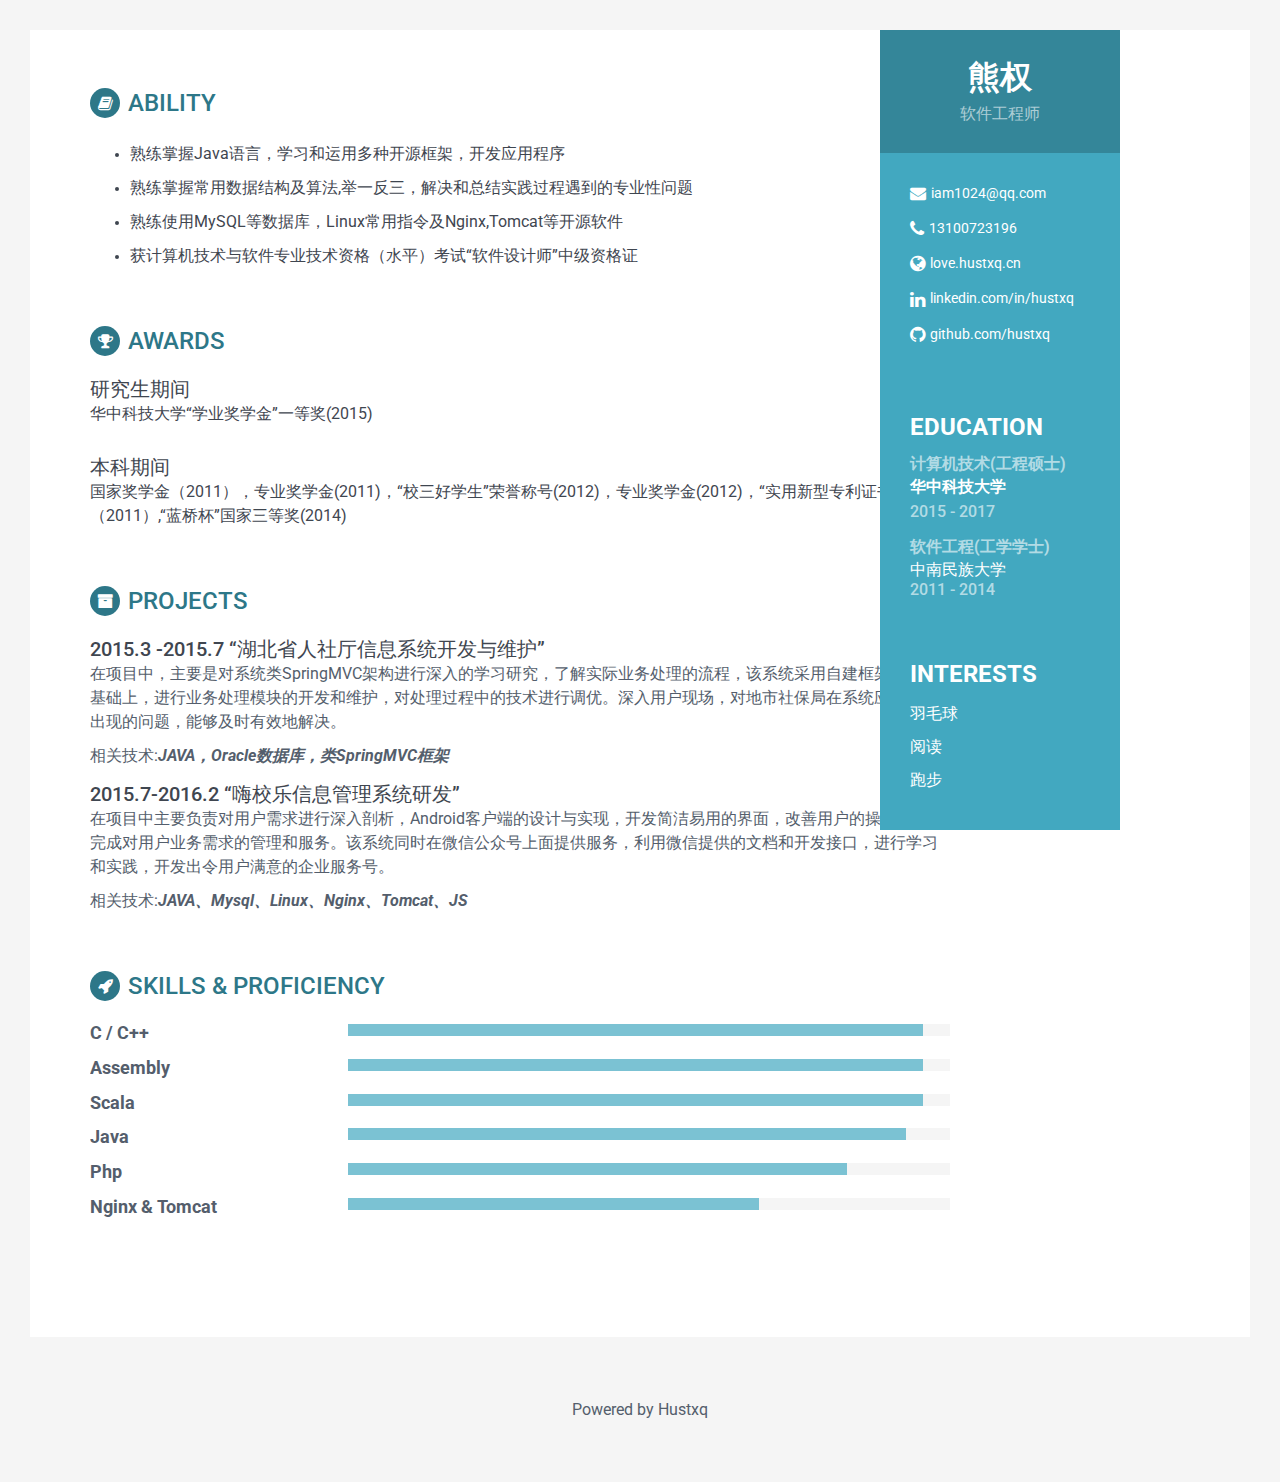
<file: index.html>
﻿<!DOCTYPE html>
<!--[if IE 8]> <html lang="en" class="ie8"> <![endif]-->
<!--[if IE 9]> <html lang="en" class="ie9"> <![endif]-->
<!--[if !IE]><!-->
<html lang="en">
<!--<![endif]-->
<head>
<title>个人简历</title>
<!-- Meta -->
<meta charset="utf-8">
<meta http-equiv="X-UA-Compatible" content="IE=edge">
<meta name="viewport" content="width=device-width, initial-scale=1.0">
<meta name="description" content="Responsive HTML5 Resume/CV">
<meta name="author" content="Xiaoying Riley at 3rd Wave Media">
<link rel="shortcut icon" href="favicon.ico">
<link
	href='https://fonts.googleapis.com/css?family=Roboto:400,500,400italic,300italic,300,500italic,700,700italic,900,900italic'
	rel='stylesheet' type='text/css'>
<!-- Global CSS -->
<link rel="stylesheet"
	href="assets/plugins/bootstrap/css/bootstrap.min.css">
<!-- Plugins CSS -->
<link rel="stylesheet"
	href="assets/plugins/font-awesome/css/font-awesome.css">

<!-- Theme CSS -->
<link id="theme-style" rel="stylesheet" href="assets/css/styles.css">
<!-- HTML5 shim and Respond.js for IE8 support of HTML5 elements and media queries -->
<!--[if lt IE 9]>
      <script src="https://oss.maxcdn.com/html5shiv/3.7.2/html5shiv.min.js"></script>
      <script src="https://oss.maxcdn.com/respond/1.4.2/respond.min.js"></script>
    <![endif]-->
</head>

<body>

	<div class="wrapper">
		<div class="sidebar-wrapper">
			<div class="profile-container">
				<!-- <img class="profile" src="assets/images/profile.png" alt="" />
                 -->
				<h1 class="name">熊权</h1>
				<h3 class="tagline">软件工程师</h3>
			</div>
			<!--//profile-container-->

			<div class="contact-container container-block">
				<ul class="list-unstyled contact-list">
					<li class="email"><i class="fa fa-envelope"></i><a
						href="mailto:iam1024@qq.com">iam1024@qq.com</a></li>
					<li class="phone"><i class="fa fa-phone"></i><a
						href="tel:13100723196">13100723196</a></li>
					<li class="website"><i class="fa fa-globe"></i><a
						href="http://love.hustxq.cn" target="_blank">love.hustxq.cn</a></li>
					<li class="linkedin"><i class="fa fa-linkedin"></i><a
						href="http://linkedin.com/in/hustxq" target="_blank">linkedin.com/in/hustxq</a></li>
					<li class="github"><i class="fa fa-github"></i><a
						href="http://github.com/hustxq" target="_blank">github.com/hustxq</a></li>
					<!-- <li class="twitter"><i class="fa fa-twitter"></i><a href="https://twitter.com/3rdwave_themes" target="_blank">@twittername</a></li>
                 -->
				</ul>
			</div>
			<!--//contact-container-->
			<div class="education-container container-block">
				<h2 class="container-block-title">Education</h2>

				<!--//item-->
				<div class="item">
					<h4 class="degree">计算机技术(工程硕士)</h4>
					<h5 class="school">华中科技大学</h5>
					<div class="time">2015 - 2017</div>
				</div>
				<div class="item">
					<h4 class="degree">软件工程(工学学士)</h4>
					<h5 class="meta">中南民族大学</h5>
					<div class="time">2011 - 2014</div>
				</div>
				<!--//item-->
			</div>
			<!--//education-container-->

			<!-- <div class="languages-container container-block">
                <h2 class="container-block-title">Languages</h2>
                <ul class="list-unstyled interests-list">
                    <li>English <span class="lang-desc">(Native)</span></li>
                    <li>French <span class="lang-desc">(Professional)</span></li>
                    <li>Spanish <span class="lang-desc">(Professional)</span></li>
                </ul>
            </div> -->
			<!--//interests-->

			<div class="interests-container container-block">
				<h2 class="container-block-title">Interests</h2>
				<ul class="list-unstyled interests-list">
					<li>羽毛球</li>
					<li>阅读</li>
					<li>跑步</li>
				</ul>
			</div>
			<!--//interests-->
			<!--<div class="interests-container container-block">
            <h2 class="container-block-title">Time</h2>            
                <iframe scrolling="no" frameborder="no" clocktype="html5"
                        style="overflow:hidden;border:0;margin:0;padding:0;width:220px;height:60px;"
                        src="http://www.clocklink.com/html5embed.php?clock=008&amp;timezone=local&amp;color=#42A8C0&amp;size=200&amp;Title=&amp;Message=&amp;Target=&amp;From=2016,1,1,0,0,0&amp;Color=#42A8C0"></iframe>           
        </div>-->
			<!--//Time-->
    </div>

		</div>
		<!--//sidebar-wrapper-->

		<div class="main-wrapper">

			<!-- <section class="section summary-section">
                <h2 class="section-title"><i class="fa fa-user"></i>Brief Introduction</h2>
                <div class="summary"> -->
			<!-- 将Introduction替换成个人简介即可 -->
			<!-- <p>Introduction.</p>
                </div> -->
			<!--//summary-->
			<!--  </section> -->
			<!--//section-->

			<section class="section experiences-section">
				<h2 class="section-title">
					<i class="fa fa-book"></i>Ability
				</h2>

				<div class="item">
					<div class="meta">
						<div class="upper-row">
							<!-- <h3 class="job-title">Optimal Key Consensus in Presence of
								Noise</h3>
							<div class="time">2015 - Present</div>
						</div>
						//upper-row
						<div class="company">Zhengzhong Jin, Yunlei Zhao</div>
					 -->
						</div>
						<!--//meta-->
						<div class="details">
							<ul>
								<li><p>熟练掌握Java语言，学习和运用多种开源框架，开发应用程序</p></li>
								<li><p>熟练掌握常用数据结构及算法,举一反三，解决和总结实践过程遇到的专业性问题</p></li>
								<li><p>熟练使用MySQL等数据库，Linux常用指令及Nginx,Tomcat等开源软件</p></li>
								<li><p>获计算机技术与软件专业技术资格（水平）考试“软件设计师”中级资格证</p></li>
							</ul>
							<!-- <p>In this work, we discovered an efficiency upper bound for
							the reconciliation mechanism of LWE/RLWE-based key exchange,
							which helps two communicating parties reaching consensus from
							close values obtained by exchanging their LWE/RLWE samples. Then
							we proposed a general reconciliation mechanism. The generality
							allowed us to take balanced among parameters, and resulted in a
							more efficient LWE-based key exchange scheme.</p>
						<p>Submitted to IEEE Symposium on Security and Privacy 2017,
							under review.</p>
						<p>
							<a href="http://arxiv.org/abs/1611.06150" target="_blank">Link:
								http://arxiv.org/abs/1611.06150 (Will be updated soon)</a>
						</p>
						<p>This research is under the guidance of Prof. Yunlei Zhao.</p>
						<p>
							Supported by the <B>Key Program of the National Natural
								Science Foundation of China: research on lattice-based
								quantum-resist public key cryptography theory and technology,
								U1536205.</B>
						</p> -->
						</div>
						<!--//details-->
					</div>
					<!--//item-->
			</section>
			<!--//section-->

			<section class="section experiences-section">
				<h2 class="section-title">
					<i class="fa fa-trophy"></i>AWARDS
				</h2>

				<div class="item">
					<div class="meta">
						<div class="upper-row">
							<h3 class="job-title">研究生期间</h3>
						</div>
						<!--//upper-row-->

						<!-- <div class="company">2014</div> -->

					</div>
					<!--//meta-->
					<div class="details">
						<p>华中科技大学“学业奖学金”一等奖(2015)</p>

					</div>
					<!--//details-->
				</div>
				<!--//item-->

				<div class="item">
					<div class="meta">
						<div class="upper-row">
							<h3 class="job-title">本科期间</h3>
							<!-- <div class="time">2016</div> -->
						</div>
						<!--//upper-row-->
						<!-- <div class="company">2016</div> -->
					</div>
					<!--//meta-->
					<div class="details">
						<p>国家奖学金（2011），专业奖学金(2011)，“校三好学生”荣誉称号(2012)，专业奖学金(2012)，“实用新型专利证书”一项（2011）,“蓝桥杯”国家三等奖(2014)</p>

					</div>
					<!--//details-->
				</div>
				<!--//item-->


			</section>
			<!--//section-->

			<section class="section projects-section">
				<h2 class="section-title">
					<i class="fa fa-archive"></i>Projects
				</h2>
				<!-- <div class="intro">
                    <p>You can list your side projects or open source libraries in this section. Lorem ipsum dolor sit amet, consectetur adipiscing elit. Vestibulum et ligula in nunc bibendum fringilla a eu lectus.</p>
                </div> -->
				<!--//intro-->

				<div class="item">
					<div class="meta">
						<div class="upper-row">
							<h3 class="job-title">2015.3 -2015.7 “湖北省人社厅信息系统开发与维护”</h3>
						</div>
					</div>
					<p>在项目中，主要是对系统类SpringMVC架构进行深入的学习研究，了解实际业务处理的流程，该系统采用自建框架，在此基础上，进行业务处理模块的开发和维护，对处理过程中的技术进行调优。深入用户现场，对地市社保局在系统应用方面出现的问题，能够及时有效地解决。</p>
					<p>
						相关技术:<b><i>JAVA，Oracle数据库，类SpringMVC框架</i></b>
					</p>

				</div>
				<!--//item-->

				<div class="item">
					<div class="meta">
						<div class="upper-row">
							<h3 class="job-title">2015.7-2016.2 “嗨校乐信息管理系统研发”</h3>
						</div>
					</div>
					<p>在项目中主要负责对用户需求进行深入剖析，Android客户端的设计与实现，开发简洁易用的界面，改善用户的操作体验，完成对用户业务需求的管理和服务。该系统同时在微信公众号上面提供服务，利用微信提供的文档和开发接口，进行学习和实践，开发出令用户满意的企业服务号。</p>
					<p>
						相关技术:<b><i>JAVA、Mysql、Linux、Nginx、Tomcat、JS</i></b>
					</p>
				</div>
				<!--//item-->
				
				<!--//item-->
			</section>
			<!--//section-->

			<section class="skills-section section">
				<h2 class="section-title">
					<i class="fa fa-rocket"></i>Skills &amp; Proficiency
				</h2>
				<div class="skillset">
					<div class="item">
						<h3 class="level-title">C / C++</h3>
						<div class="level-bar">
							<div class="level-bar-inner" data-level="98%"></div>
						</div>
						<!--//level-bar-->
					</div>
					<!--//item-->

					<div class="item">
						<h3 class="level-title">Assembly</h3>
						<div class="level-bar">
							<div class="level-bar-inner" data-level="98%"></div>
						</div>
						<!--//level-bar-->
					</div>
					<!--//item-->

					<div class="item">
						<h3 class="level-title">Scala</h3>
						<div class="level-bar">
							<div class="level-bar-inner" data-level="98%"></div>
						</div>
						<!--//level-bar-->
					</div>
					<!--//item-->

					<div class="item">
						<h3 class="level-title">Java</h3>
						<div class="level-bar">
							<div class="level-bar-inner" data-level="95%"></div>
						</div>
						<!--//level-bar-->
					</div>
					<!--//item-->

					<div class="item">
						<h3 class="level-title">Php</h3>
						<div class="level-bar">
							<div class="level-bar-inner" data-level="85%"></div>
						</div>
						<!--//level-bar-->
					</div>
					<!--//item-->

					<div class="item">
						<h3 class="level-title">Nginx &amp; Tomcat</h3>
						<div class="level-bar">
							<div class="level-bar-inner" data-level="70%"></div>
						</div>
						<!--//level-bar-->
					</div>
					<!--//item-->

				</div>
			</section>
			<!--//skills-section-->

		</div>
		<!--//main-body-->
	</div>

	<footer class="footer">
		<div class="text-center">
			<!--/* This template is released under the Creative Commons Attribution 3.0 License. Please keep the attribution link below when using for your own project. Thank you for your support. :) If you'd like to use the template without the attribution, you can check out other license options via our website: themes.3rdwavemedia.com */-->
			<small class="copyright">Powered by Hustxq</small>
		</div>
		<!--//container-->
	</footer>
	<!--//footer-->

	<!-- Javascript -->
	<script type="text/javascript"
		src="assets/plugins/jquery-1.11.3.min.js"></script>
	<script type="text/javascript"
		src="assets/plugins/bootstrap/js/bootstrap.min.js"></script>
	<!-- custom js -->
	<script type="text/javascript" src="assets/js/main.js"></script>
</body>
</html>
</file>
<file: assets/css/styles.css>
/*   
 * Template Name: Orbit - Responsive Resume/CV Template for Developers
 * Version: 1.0
 * Author: Xiaoying Riley
 * Twitter: @3rdwave_themes
 * License: Creative Commons Attribution 3.0 License
 * Website: http://themes.3rdwavemedia.com/
*/
/* styles.css */
/* ======= Base ======= */
body {
  font-family: 'Roboto', sans-serif;
  color: #545E6C;
  background: #f5f5f5;
  font-size: 14px;
  padding: 30px;
  -webkit-font-smoothing: antialiased;
  -moz-osx-font-smoothing: grayscale;
}
h1,
h2 {
	font-size:1.8em;
}
h3,
h4,
h5,
h6 {
  font-weight: 700;
}
a {
  color: #2d7788;
  -webkit-transition: all 0.4s ease-in-out;
  -moz-transition: all 0.4s ease-in-out;
  -ms-transition: all 0.4s ease-in-out;
  -o-transition: all 0.4s ease-in-out;
}
a:hover {
  text-decoration: underline;
  color: #1a454f;
}
a:focus {
  text-decoration: none;
}
p {
  line-height: 1.5;
  font-size : 16px;
}
.wrapper {
  background: #42A8C0;
  max-width: 960px;
  margin: 0 auto;
  position: relative;
  -webkit-box-shadow: 0px 2px 4px rgba(0, 0, 0, 0.1);
  -moz-box-shadow: 0px 2px 4px rgba(0, 0, 0, 0.1);
  box-shadow: 0px 2px 4px rgba(0, 0, 0, 0.1);
}
.sidebar-wrapper {
  background: #42A8C0;
  position: absolute;
  right: 0;
  width: 240px;
  height: 100%;
  min-height: 800px;
  color: #fff;
}
.sidebar-wrapper a {
  color: #fff;
}
.sidebar-wrapper .profile-container {
  padding: 30px;
  background: rgba(0, 0, 0, 0.2);
  text-align: center;
  color: #fff;
}
.sidebar-wrapper .name {
  font-size: 32px;
  font-weight: 900;
  margin-top: 0;
  margin-bottom: 10px;
}
.sidebar-wrapper .tagline {
  color: rgba(255, 255, 255, 0.6);
  font-size: 16px;
  font-weight: 400;
  margin-top: 0;
  margin-bottom: 0;
}
.sidebar-wrapper .profile {
  margin-bottom: 15px;
}
.sidebar-wrapper .contact-list .fa {
  margin-right: 5px;
  font-size: 18px;
  vertical-align: middle;
}
.sidebar-wrapper .contact-list li {
  margin-bottom: 15px;
}
.sidebar-wrapper .contact-list li:last-child {
  margin-bottom: 0;
}
.sidebar-wrapper .contact-list .email .fa {
  font-size: 16px;
}
.sidebar-wrapper .container-block {
  padding: 30px;
}
.sidebar-wrapper .container-block-title {
  text-transform: uppercase;
  font-size: 24px;
  font-weight: 700;
  margin-top: 0;
  margin-bottom: 15px;
}
.sidebar-wrapper .degree {
	color: rgba(255, 255, 255, 0.6);
  font-size: 16px;
  margin-top: 0;
  margin-bottom: 5px;
}
.sidebar-wrapper .school {
  font-size: 16px;
  margin-top: 0;
  margin-bottom: 5px;
}
.sidebar-wrapper .education-container .item {
  margin-bottom: 15px;
}
.sidebar-wrapper .education-container .item:last-child {
  margin-bottom: 0;
}
.sidebar-wrapper .education-container .meta {
  /* color: rgba(255, 255, 255, 0.6); */
  font-size:16px;
  font-weight: 500;
  margin-bottom: 0px;
  margin-top: 0;
}
.sidebar-wrapper .education-container .time {
  font-size:16px;
  color: rgba(255, 255, 255, 0.6);
  font-weight: 500;
  margin-bottom: 0px;
}
.sidebar-wrapper .languages-container .lang-desc {
  color: rgba(255, 255, 255, 0.6);
}
.sidebar-wrapper .languages-list {
  margin-bottom: 0;
}
.sidebar-wrapper .languages-list li {
  margin-bottom: 10px;
}
.sidebar-wrapper .languages-list li:last-child {
  margin-bottom: 0;
}
.sidebar-wrapper .interests-list {
  margin-bottom: 0;
}
.sidebar-wrapper .interests-list li {
  margin-bottom: 10px;
  font-size:16px;
  font-weight: 500;
}
.sidebar-wrapper .interests-list li:last-child {
  margin-bottom: 0;
}
.main-wrapper {
  background: #fff;
  padding: 60px;
  padding-right: 300px;
}
.main-wrapper .section-title {
  text-transform: uppercase;
  font-size: 24px;
  font-weight: 500;
  color: #2d7788;
  position: relative;
  margin-top: 0;
  margin-bottom: 20px;
}
.main-wrapper .section-title .fa {
  width: 30px;
  height: 30px;
  margin-right: 8px;
  display: inline-block;
  color: #fff;
  -webkit-border-radius: 50%;
  -moz-border-radius: 50%;
  -ms-border-radius: 50%;
  -o-border-radius: 50%;
  border-radius: 50%;
  -moz-background-clip: padding;
  -webkit-background-clip: padding-box;
  background-clip: padding-box;
  background: #2d7788;
  text-align: center;
  padding-top: 8px;
  font-size: 16px;
  position: relative;
  top: -2px;
}
.main-wrapper .section {
  margin-bottom: 60px;
}
.main-wrapper .experiences-section .item {
  margin-bottom: 30px;
}
.main-wrapper .upper-row {
  position: relative;
  overflow: hidden;
  margin-bottom: 2px;
}
.main-wrapper .job-title {
  color: #3F4650;
  font-size: 20px;
  margin-top: 0;
  margin-bottom: 0;
  font-weight: 500;
}
/* .main-wrapper .time {
  position: absolute;
  position:relative;
  right: 0;
  top: 0;
  color: #97AAC3;
} */
.main-wrapper .company {
  margin-bottom: 10px;
  color: #97AA00;
  font-size: 16px;
}
.main-wrapper .details {
  color: #3F4650;
  font-size: 14px;
}
.main-wrapper .project-title {
  font-size: 16px;
  font-weight: 400;
  margin-top: 0;
  margin-bottom: 5px;
}
.main-wrapper .projects-section .intro {
  margin-bottom: 30px;
}
.main-wrapper .projects-section .item {
  margin-bottom: 15px;
}
.skillset .item {
  margin-bottom: 15px;
  overflow: hidden;
}
.skillset .level-title {
  font-size: 18px;
  margin-top: 0;
  margin-bottom: 12px;
}
.skillset .level-bar {
  height: 12px;
  background: #f5f5f5;
}
.skillset .level-bar-inner {
  height: 12px;
  background: #7bc2d3;
}
.footer {
  padding: 30px;
  padding-top: 60px;
}
.footer .copyright {
  line-height: 1.6;
  color: #545E6C;
  font-size: 16px;
}
.footer .fa-heart {
  color: #fb866a;
}
/* Extra small devices (phones, less than 768px) */
@media (max-width: 767px) {
  .sidebar-wrapper {
    position: static;
    width: inherit;
  }
  .main-wrapper {
    padding: 30px;
  }
  .main-wrapper .time {
    position: static;
    display: block;
    margin-top: 5px;
  }
  .main-wrapper .upper-row {
    margin-bottom: 0;
  }
}
/* Small devices (tablets, 768px and up) */
/* Medium devices (desktops, 992px and up) */
@media (min-width: 992px) {
  .skillset .level-title {
    display: inline-block;
    float: left;
    width: 30%;
    margin-bottom: 0;
  }
  .skillset .level-bar {
    display: inline-block;
    width: 70%;
    float: left;
    position: relative;
    top: 1px;
  }
}
/* Large devices (large desktops, 1200px and up) */
/* Ex-Large devices (large desktops, 1200px and up) */
</file>
